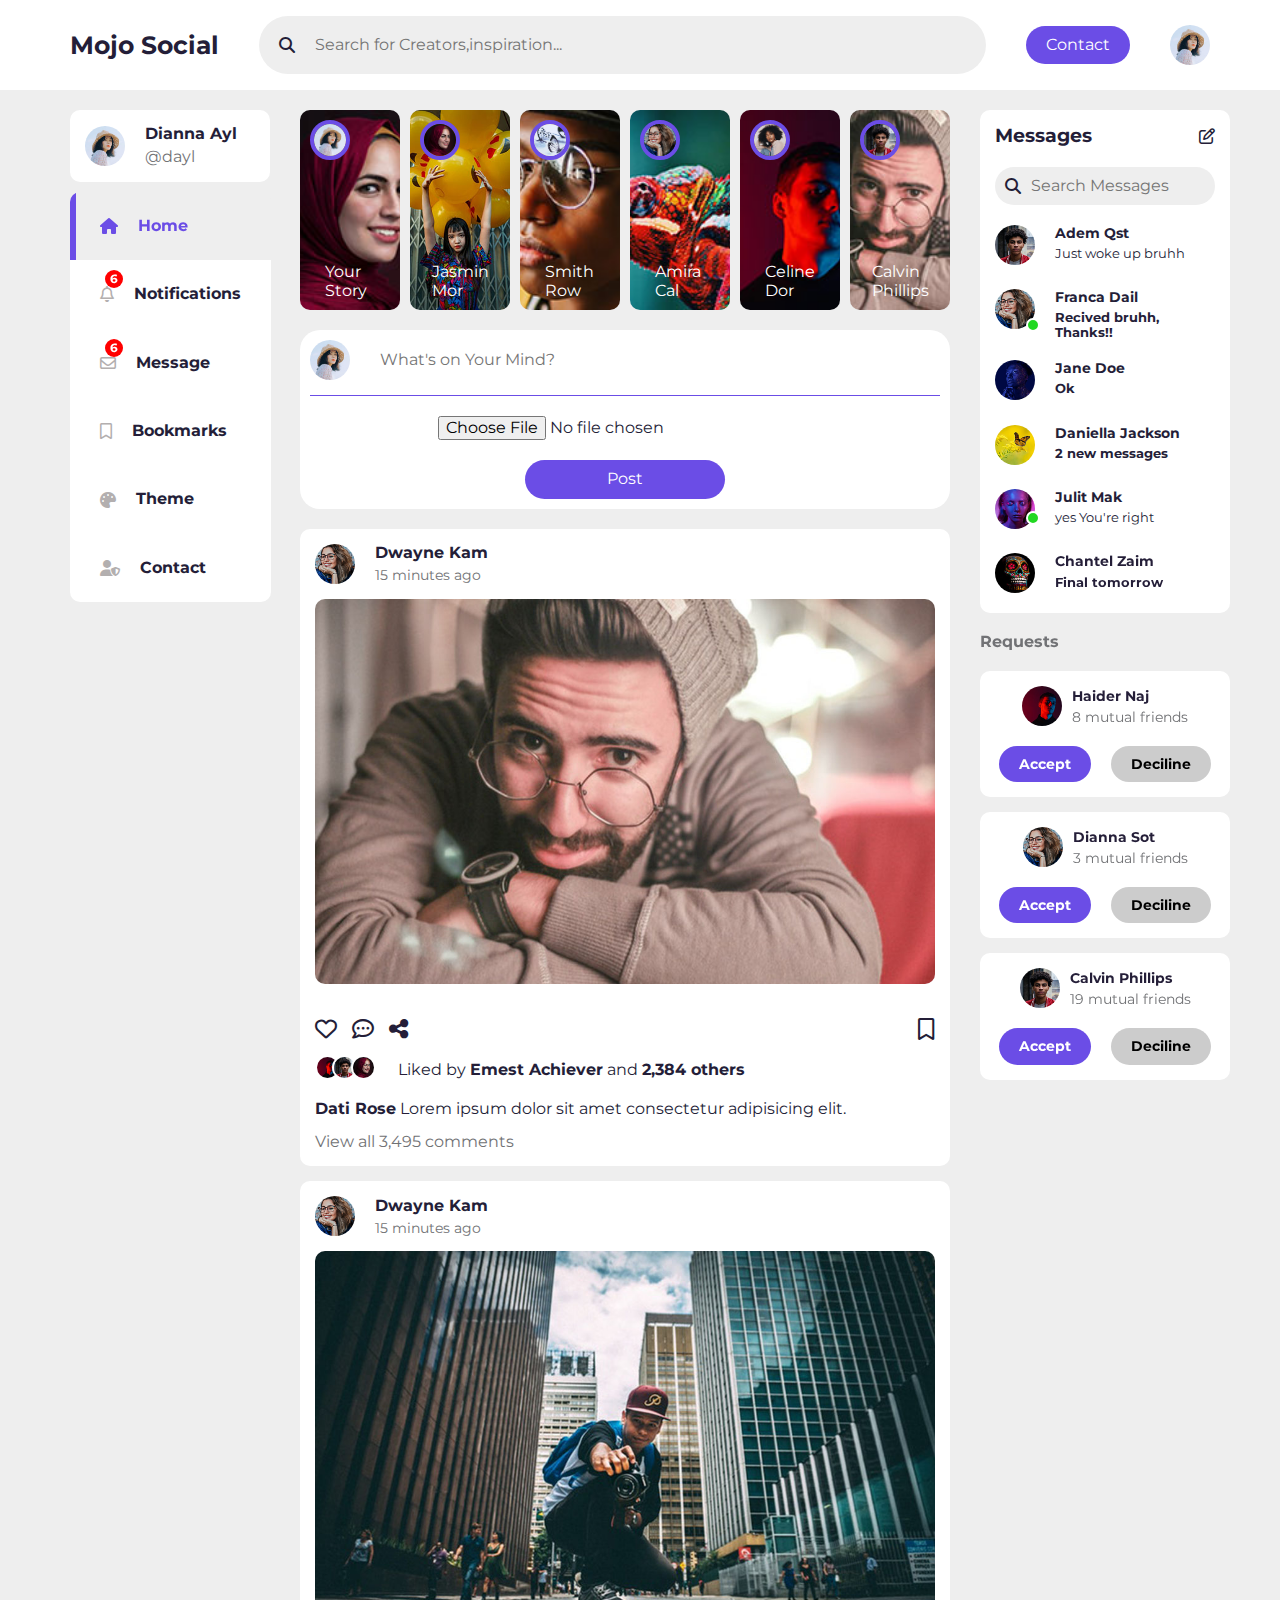
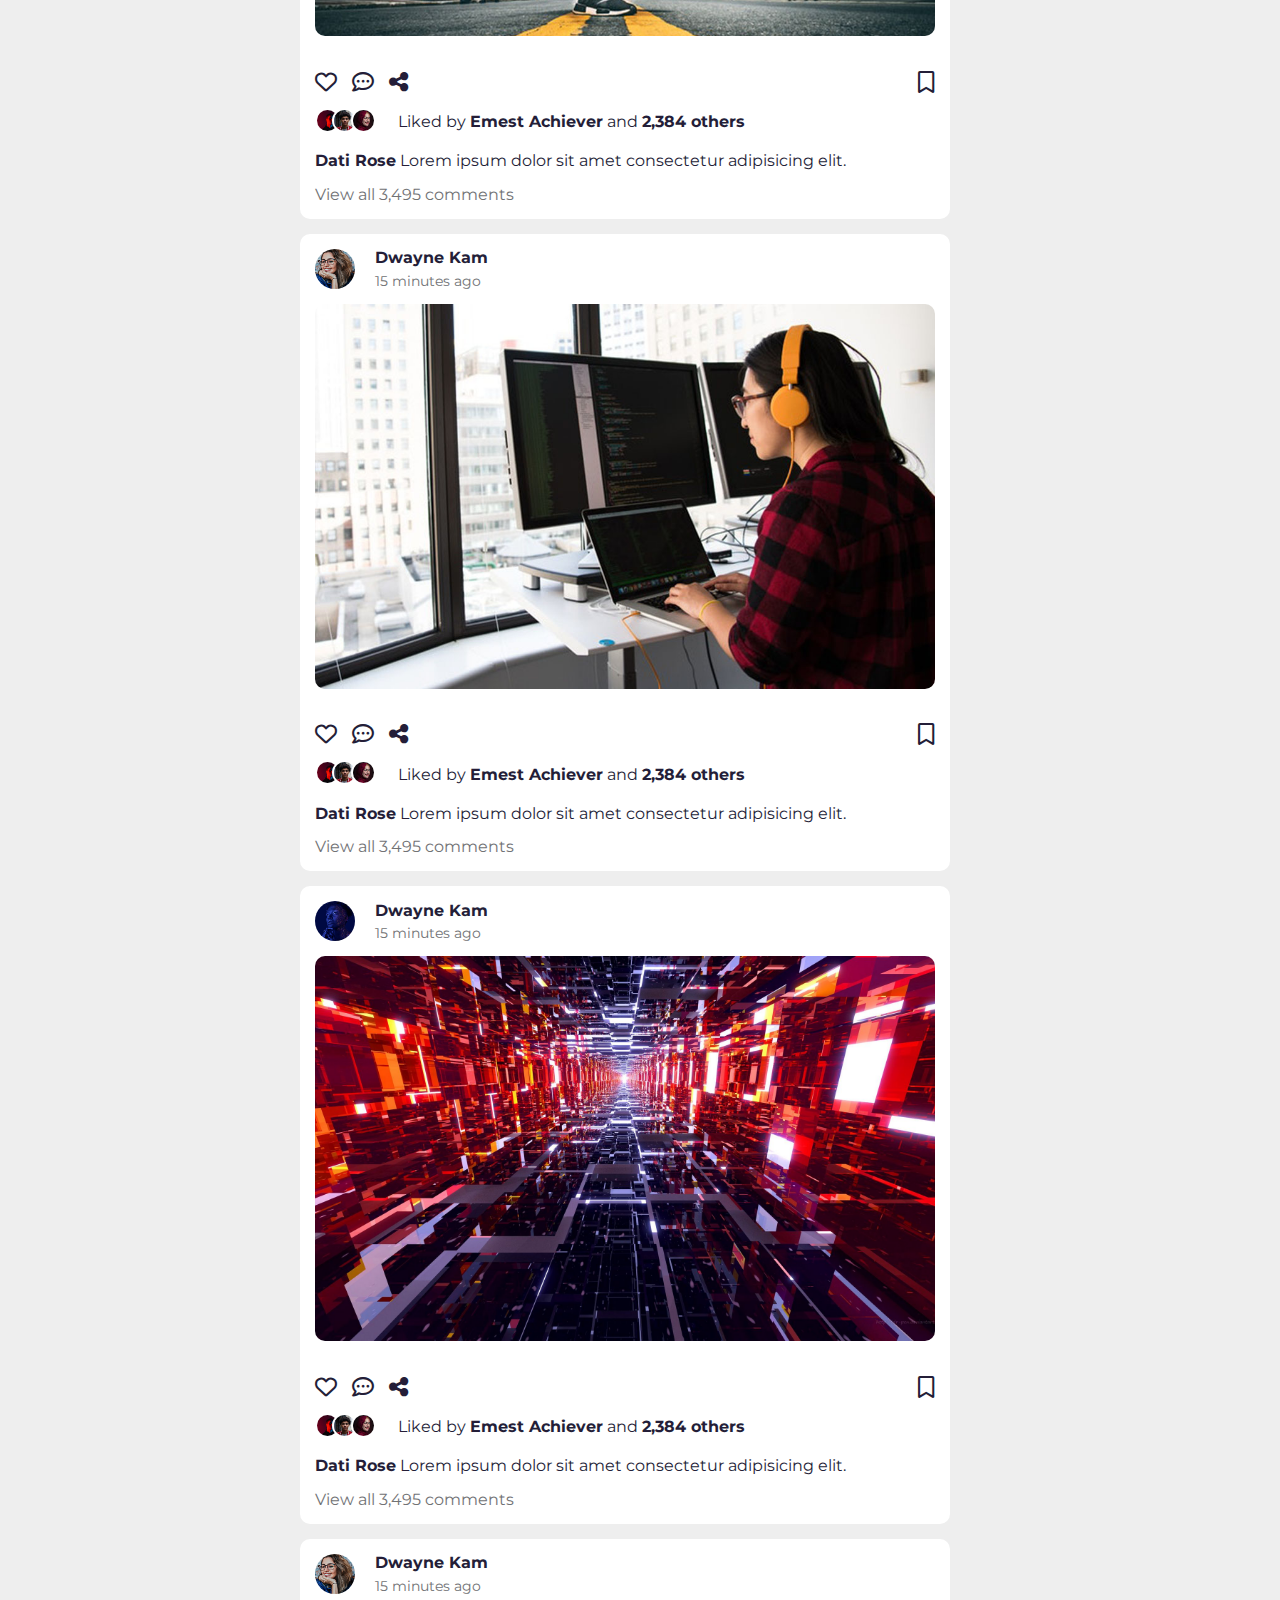
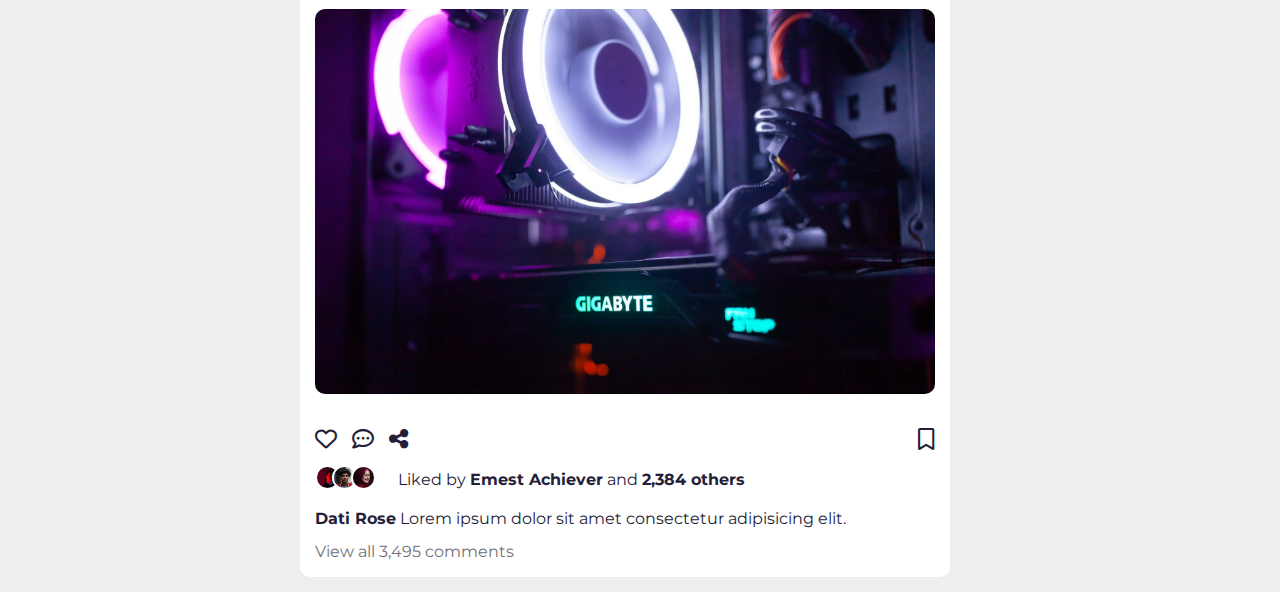
<file: index.html>
<!DOCTYPE html>
<html lang="en">
<head>
    <meta charset="UTF-8">
    <meta http-equiv="X-UA-Compatible" content="IE=edge">
    <meta name="viewport" content="width=device-width, initial-scale=1.0">
    <!-- normalize.css  -->
    <link rel="stylesheet" href="css/normalize.css">
    <!-- all.min.css  -->
    <link rel="stylesheet" href="css/all.min.css">
    <!-- css work  -->
    <link rel="stylesheet" href="css/master.css">
    <link rel="stylesheet" href="css/framework.css">
    <!-- font  -->
    <link rel="preconnect" href="https://fonts.googleapis.com">
    <link rel="preconnect" href="https://fonts.gstatic.com" crossorigin="">
    <link href="https://fonts.googleapis.com/css2?family=Montserrat:wght@300;400&amp;family=Sono:wght@200;300;400;500;700&amp;display=swap" rel="stylesheet">

    
    <title>Social Media</title>

</head>
<body>

    <!-- start header -->

    <header>

        <div class="container d-flex-all">

            <a class="logo" href="#">Mojo Social</a>

            <div class="search p-relative br-50">
                <i class="fa-solid fa-magnifying-glass"></i>

                <input type="text" placeholder="Search for Creators,inspiration...">

                <ul>
                    <li>test</li>
                    <li>test</li>
                    <li>test</li>
                    <li>test</li>
                    <li>test</li>

                </ul>

                <i class="fa-solid fa-xmark"></i>

                
            </div>

            <span class="btn btn-or c-pointer contact">Contact</span>

            <img class="img-border" src="images/profile-1.jpg" alt="profile">
        </div>

    </header>
    <!-- end header -->

    <!-- start main section  -->

    <section>

        <div class="container">

            <!-- start left part -->
            <div class="left">
                <div class="profile-description flex-ai g-20">
                    <img class="img-border" src="images/profile-1.jpg" alt="profile">

                    <div class="profile-name">
                        <span>Dianna Ayl</span>
                        <span>@dayl</span>
                    </div>
                </div>

                <aside>
                    <ul class="side-control">

                        <li class="active home"><i class="fa-solid fa-house"></i><span class="nav-li">Home</span></li>
                            <li class="special p-relative" data-notification="found"><i class="fa-regular fa-bell" data-notification="found"></i><span>6</span><span class="nav-li" data-notification="found">Notifications</span>
    
                            <div class="notifications-part">
                                <span class="arrow"></span>
                                <div class="notification">
                                    <img class="img-border" src="images/profile-10.jpg" alt="profile">
    
                                    <div class="second">
                                        <p><span>Lora Mazi</span>accepted your friend request</p>
                                        <span class="time-ago">2 days ago</span>
                                    </div>
                                </div>
    
                                <div class="notification">
                                    <img class="img-border" src="images/profile-11.jpg" alt="profile">
    
                                    <div class="second">
                                        <p><span>Smith Doe</span>commented on your post</p>
                                        <span class="time-ago">1 Hour ago</span>
                                    </div>
                                </div>
    
                                <div class="notification">
                                    <img class="img-border" src="images/profile-12.jpg" alt="profile">
    
                                    <div class="second">
                                        <p><span>Mary Oppong</span> and <span style="margin-left: 4px;">283 others</span>liked your post</p>
                                        <span class="time-ago">4 minutes ago</span>
                                    </div>
                                </div>
    
                                <div class="notification">
                                    <img class="img-border" src="images/profile-13.jpg" alt="profile">
    
                                    <div class="second">
                                        <p><span>Daris Lartey</span>commented on a post you are tagged in</p>
                                        <span class="time-ago">2 days ago</span>
                                    </div>
                                </div>
    
                                <div class="notification">
                                    <img class="img-border" src="images/profile-14.jpg" alt="profile">
    
                                    <div class="second">
                                        <p><span>Djamel Dob</span>commented on a post you are tagged in</p>
                                        <span class="time-ago">2 Hours ago</span>
                                    </div>
                                </div>
    
                                <div class="notification">
                                    <img class="img-border" src="images/profile-7.jpg" alt="profile">
    
                                    <div class="second">
                                        <p><span>Kam Son ji</span>commented on your post</p>
                                        <span class="time-ago">1 Hour ago</span>
                                    </div>
                                </div>
    
                            </div>
                        </li>
                        <li class="special message"><i class="fa-regular fa-envelope"></i> <span>6</span> <span class="nav-li">Message</span></li>
                        <li class="saved"><i class="fa-regular fa-bookmark"></i><span class="nav-li">Bookmarks</span></li>
                        <li class="theme-li"><i class="fa-solid fa-palette"></i><span class="nav-li">Theme</span></li>
                        <li class="contact"><i class="fa-solid fa-user-shield"></i><span class="nav-li">Contact</span></li>
                    </ul>

                    <i class="fa-solid fa-gear setting"></i>
                </aside>
                
            </div>
            <!-- end left part -->


            <!-- start main part -->
           <main>

            <div class="stories d-flex g-10">
                <div class="image">
                    <img src="images/profile-20.jpg" alt="story">
                    <img class="profile img-border" src="images/profile-1.jpg" alt="profile">
                    <span>Your Story</span>
                </div>

                <div class="image">
                    <img src="images/story-2.jpg" alt="story">
                    <img class="profile img-border" src="images/profile-20.jpg" alt="profile">
                    <span>Jasmin Mor</span>
                </div>

                <div class="image">
                    <img src="images/profile-18.jpg" alt="story">
                    <img class="profile img-border" src="images/profile-2.jpg" alt="profile">
                    <span>Smith Row</span>
                </div>

                <div class="image">
                    <img src="images/profile-19.jpg" alt="story">
                    <img class="profile img-border" src="images/profile-4.jpg" alt="profile">
                    <span>Amira Cal</span>

                </div>

                <div class="image">
                    <img src="images/profile-8.jpg" alt="story">
                    <img class="profile img-border" src="images/profile-3.jpg" alt="profile">
                    <span>Celine Dor</span>

                </div>

                <div class="image">
                    <img src="images/profile-15.jpg" alt="story">
                    <img class="profile img-border" src="images/profile-11.jpg" alt="profile">
                    <span>Calvin Phillips</span>
                    
                </div>
            </div>

            <div class="post-profile mt-20 w-full m-l-auto m-r-auto p-10 br-20">

                <div class="post flex-ai g-30 ">
                    <img class="img-border" src="images/profile-1.jpg" alt="profile">
    
                    <input type="text" placeholder="What's on Your Mind?">
    
                </div>

                <input type="file">

                <span class="btn btn-or d-block c-pointer m-l-auto m-r-auto txt-c">Post</span>
            </div>
            

            <div class="content">
                <div class="box" id="125431">
                    <div class="user">
                        <img src="images/profile-4.jpg" alt="user" class="img-border">

                        <div class="user-infos">
                            <div class="user-name">Dwayne Kam</div>
                            <div class="time-ago">15 minutes ago</div>
                        </div>

                    </div>

                    <img src="images/feed-2.jpg" alt="feed" class="feed">

                    <div class="reactions">
                        <i class="fa-regular fa-heart"></i>
                        <i class="fa-regular fa-comment-dots"></i>
                        <i class="fa-solid fa-share-nodes flex-g"></i>
                        <i class="fa-regular fa-bookmark c-pointer"></i>
                    </div>

                    <div class="liked">
                        <div class="profiles">

                            <img src="images/profile-8.jpg" alt="profile" class="img-border">
                            <img src="images/profile-11.jpg" alt="profile" class="img-border">
                            <img src="images/profile-20.jpg" alt="profile" class="img-border">

                        </div>

                        <p>Liked by <span>Emest Achiever</span> and <span>2,384 others</span></p>

                    </div>

                    <div class="comment"><span>Dati Rose</span> Lorem ipsum dolor sit amet consectetur adipisicing elit.</div>
                    
                    <div class="info">View all 3,495 comments</div>
                </div>

                <div class="box" id="125432">
                    <div class="user">
                        <img src="images/profile-4.jpg" alt="user" class="img-border">

                        <div class="user-infos">
                            <div class="user-name">Dwayne Kam</div>
                            <div class="time-ago">15 minutes ago</div>
                        </div>

                    </div>

                    <img src="images/feed-5.jpg" alt="feed" class="feed">

                    <div class="reactions">
                        <i class="fa-regular fa-heart"></i>
                        <i class="fa-regular fa-comment-dots"></i>
                        <i class="fa-solid fa-share-nodes flex-g"></i>
                        <i class="fa-regular fa-bookmark c-pointer"></i>
                    </div>

                    <div class="liked">
                        <div class="profiles">

                            <img src="images/profile-8.jpg" alt="profile" class="img-border">
                            <img src="images/profile-11.jpg" alt="profile" class="img-border">
                            <img src="images/profile-20.jpg" alt="profile" class="img-border">

                        </div>

                        <p>Liked by <span>Emest Achiever</span> and <span>2,384 others</span></p>

                    </div>

                    <div class="comment"><span>Dati Rose</span> Lorem ipsum dolor sit amet consectetur adipisicing elit.</div>
                    
                    <div class="info">View all 3,495 comments</div>
                </div>


                <div class="box" id="125433">
                    <div class="user">
                        <img src="images/profile-4.jpg" alt="user" class="img-border">

                        <div class="user-infos">
                            <div class="user-name">Dwayne Kam</div>
                            <div class="time-ago">15 minutes ago</div>
                        </div>

                    </div>

                    <img src="images/feed-6.jpg" alt="feed" class="feed">

                    <div class="reactions">
                        <i class="fa-regular fa-heart"></i>
                        <i class="fa-regular fa-comment-dots"></i>
                        <i class="fa-solid fa-share-nodes flex-g"></i>
                        <i class="fa-regular fa-bookmark c-pointer"></i>
                    </div>

                    <div class="liked">
                        <div class="profiles">

                            <img src="images/profile-8.jpg" alt="profile" class="img-border">
                            <img src="images/profile-11.jpg" alt="profile" class="img-border">
                            <img src="images/profile-20.jpg" alt="profile" class="img-border">

                        </div>

                        <p>Liked by <span>Emest Achiever</span> and <span>2,384 others</span></p>

                    </div>

                    <div class="comment"><span>Dati Rose</span> Lorem ipsum dolor sit amet consectetur adipisicing elit.</div>
                    
                    <div class="info">View all 3,495 comments</div>
                </div>


                <div class="box" id="125434">
                    <div class="user">
                        <img src="images/profile-7.jpg" alt="user" class="img-border">

                        <div class="user-infos">
                            <div class="user-name">Dwayne Kam</div>
                            <div class="time-ago">15 minutes ago</div>
                        </div>

                    </div>

                    <img src="images/image4.jpg" alt="feed" class="feed">

                    <div class="reactions">
                        <i class="fa-regular fa-heart"></i>
                        <i class="fa-regular fa-comment-dots"></i>
                        <i class="fa-solid fa-share-nodes flex-g"></i>
                        <i class="fa-regular fa-bookmark c-pointer"></i>
                    </div>

                    <div class="liked">
                        <div class="profiles">

                            <img src="images/profile-8.jpg" alt="profile" class="img-border">
                            <img src="images/profile-11.jpg" alt="profile" class="img-border">
                            <img src="images/profile-20.jpg" alt="profile" class="img-border">

                        </div>

                        <p>Liked by <span>Emest Achiever</span> and <span>2,384 others</span></p>

                    </div>

                    <div class="comment"><span>Dati Rose</span> Lorem ipsum dolor sit amet consectetur adipisicing elit.</div>
                    
                    <div class="info">View all 3,495 comments</div>
                </div>


                <div class="box" id="125435">
                    <div class="user">
                        <img src="images/profile-4.jpg" alt="user" class="img-border">

                        <div class="user-infos">
                            <div class="user-name">Dwayne Kam</div>
                            <div class="time-ago">15 minutes ago</div>
                        </div>

                    </div>

                    <img src="images/image2.jpg" alt="feed" class="feed">

                    <div class="reactions">
                        <i class="fa-regular fa-heart"></i>
                        <i class="fa-regular fa-comment-dots"></i>
                        <i class="fa-solid fa-share-nodes flex-g"></i>
                        <i class="fa-regular fa-bookmark c-pointer"></i>
                    </div>

                    <div class="liked">
                        <div class="profiles">

                            <img src="images/profile-8.jpg" alt="profile" class="img-border">
                            <img src="images/profile-11.jpg" alt="profile" class="img-border">
                            <img src="images/profile-20.jpg" alt="profile" class="img-border">

                        </div>

                        <p>Liked by <span>Emest Achiever</span> and <span>2,384 others</span></p>

                    </div>

                    <div class="comment"><span>Dati Rose</span> Lorem ipsum dolor sit amet consectetur adipisicing elit.</div>
                    
                    <div class="info">View all 3,495 comments</div>
                </div>
            </div>
           </main>
            <!-- end main part -->

            <!-- start right part -->
            <div class="right mb-15">

                <div class="messages-part">
                    <div class="messages-head d-flex-all">
                        <h3>Messages</h3>
                        <i class="fa-regular fa-pen-to-square"></i>
                    </div>

                    <div class="search flex-ai g-10 m-20-0 bg-eee p-10 br-50">
                        <i class="fa-solid fa-magnifying-glass"></i>

                        <input type="text" placeholder="Search Messages">
                    </div>

                    <div class="content">
                        <div class="message">
                            <div class="image">
                                <img src="images/profile-11.jpg" alt="profile" class="img-border">
                            </div>

                            <div class="second">
                                <span>Adem Qst</span>
                                <span class="seen">Just woke up bruhh</span>
                            </div>
                        </div>

                        <div class="message">
                            <div class="image active">
                                <img src="images//profile-4.jpg" alt="profile" class="img-border">

                            </div>

                            <div class="second">
                                <span>Franca Dail</span>
                                <span class="not-seen">Recived bruhh, Thanks!!</span>
                            </div>
                        </div>

                        <div class="message">
                            <div class="image">
                                <img src="images//profile-7.jpg" alt="profile" class="img-border">

                            </div>

                            <div class="second">
                                <span>Jane Doe</span>
                                <span class="not-seen">Ok</span>
                            </div>
                        </div>

                        <div class="message">
                            <div class="image">
                                <img src="images/profile-14.jpg" alt="profile" class="img-border">

                            </div>

                            <div class="second">
                                <span>Daniella Jackson</span>
                                <span class="not-seen">2 new messages</span>
                            </div>
                        </div>

                        <div class="message">
                            <div class="image active">
                                <img src="images/profile-10.jpg" alt="profile" class="img-border">

                            </div>

                            <div class="second">
                                <span>Julit Mak</span>
                                <span class="seen">yes You're right</span>
                            </div>
                        </div>

                        <div class="message">
                            <div class="image">
                                <img src="images/profile-9.jpg" alt="profile" class="img-border">
                            </div>

                            <div class="second">
                                <span>Chantel Zaim</span>
                                <span class="not-seen">Final tomorrow</span>
                            </div>
                        </div>

                    </div>
                </div>
          
                <div class="requests">
                    <h4>Requests</h4>

                    <div class="content">
                        <div class="request">
                            <div class="first">
                                <img src="images/profile-8.jpg" alt="profile" class="img-border">

                                <div class="info">
                                    <span>Haider Naj</span>
                                    <span>8 mutual friends</span>
                                </div>
                            </div>

                            <div class="buttons mt-20">
                                <span>Accept</span>
                                <span>Deciline</span>
                            </div>
                        </div>

                        <div class="request">
                            <div class="first">
                                <img src="images/profile-4.jpg" alt="profile" class="img-border">

                                <div class="info">
                                    <span>Dianna Sot</span>
                                    <span>3 mutual friends</span>
                                </div>
                            </div>

                            <div class="buttons mt-20">
                                <span>Accept</span>
                                <span>Deciline</span>
                            </div>
                        </div>


                        <div class="request">
                            <div class="first">
                                <img src="images/profile-11.jpg" alt="profile" class="img-border">

                                <div class="info">
                                    <span>Calvin Phillips</span>
                                    <span>19 mutual friends</span>
                                </div>
                            </div>

                            <div class="buttons mt-20">
                                <span>Accept</span>
                                <span>Deciline</span>
                            </div>
                        </div>
                    </div>
                </div>
                
            </div>
            <!-- end right part -->

        </div>
       
    </section>
    <!-- end main section  -->

    <!-- start Theme Customization -->

    <div class="theme">

        <i class="fa-solid fa-xmark"></i>

        <div class="title">
            <h3>Customize Your View</h3>
            <p>Manage your font size,colors and backgrounds</p>
        </div>

        <div class="font-size mt-20">
            <h3>Font Size</h3>

            <div class="content">
                <div style="font-size: 12px; margin-right: 20px;">Aa</div>
                <span data-font="12px"></span>
                <div class="line"></div>
                <span data-font="14px"></span>
                <div class="line"></div>
                <span class="active" data-font="16px"></span>
                <div class="line"></div>
                <span data-font="18px"></span>
                <div class="line"></div>
                <span data-font="20px"></span>
                <div style="font-size: 20px; font-weight: bold; margin-left: 20px;">Aa</div>

            </div>
        </div>

        <div class="colors mt-20">
            <h3>Colors</h3>

            <div class="content">
                <span class="active" data-color="hsl(252 , 75% , 60%)"></span>
                <span data-color="hsl(52 , 75% , 60%)"></span>
                <span data-color="hsl(352 , 75% , 60%)"></span>
                <span data-color="hsl(152 , 75% , 60%)"></span>
                <span data-color="hsl(202 , 75% , 60%)"></span>

            </div>
        </div>

        <div class="backgrounds mt-20">

            <h3>Backgrounds</h3>

            <div class="content">
                <div class="bg active" data-bg="white" data-body="#eee" data-text="hsl(252 , 30% , 17%)">
                    <span></span>
                    <span>Light</span>
                </div>

                <div class="bg" data-bg="hsl(252 , 30% , 17%)" data-body="black" data-text="white">
                    <span></span>
                    <span>Dim</span>
                </div>
            </div>
        </div>

        <button id="reset">Reset</button>
    </div>
    
    <!-- end Theme Customization -->

    <!-- start body overlay -->
    <span class="body-overlay"></span>
    <!-- end body overlay -->



<script src="js/main.js"></script>
</body>

</html>
</file>
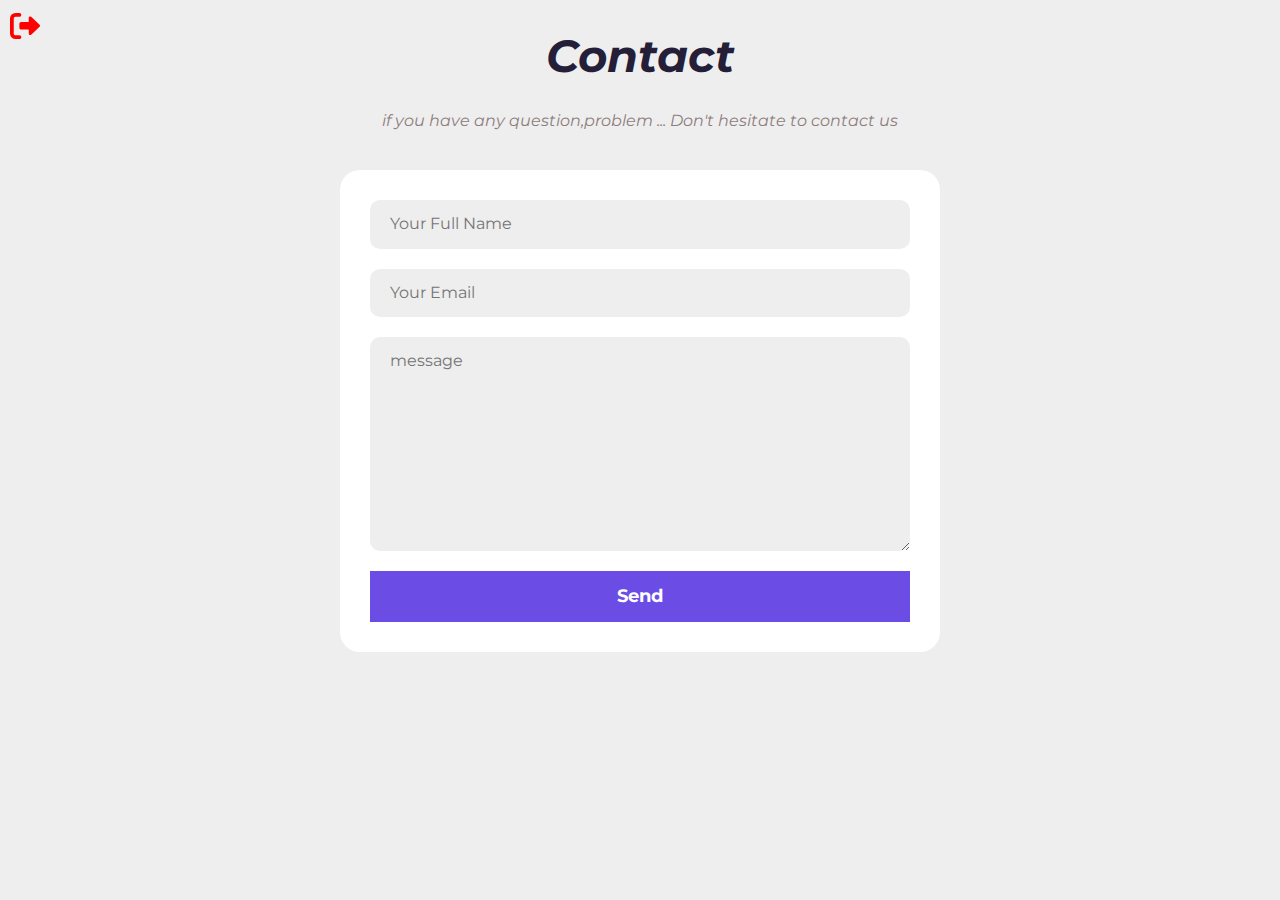
<file: contact.html>
<!DOCTYPE html>
<html lang="en">
<head>
    <meta charset="UTF-8">
    <meta http-equiv="X-UA-Compatible" content="IE=edge">
    <meta name="viewport" content="width=device-width, initial-scale=1.0">
    <!-- normalize.css  -->
    <link rel="stylesheet" href="css/normalize.css">
    <!-- all.min.css  -->
    <link rel="stylesheet" href="css/all.min.css">
    <!-- css work  -->
    <link rel="stylesheet" href="css/master.css">
    <link rel="stylesheet" href="css/framework.css">
    <!-- font  -->
    <link rel="preconnect" href="https://fonts.googleapis.com">
    <link rel="preconnect" href="https://fonts.gstatic.com" crossorigin="">
    <link href="https://fonts.googleapis.com/css2?family=Montserrat:wght@300;400&amp;family=Sono:wght@200;300;400;500;700&amp;display=swap" rel="stylesheet">
    
    <title>Document</title>
</head>
<body>
    <a href="index.html" class="comeback"><i class="fa-solid fa-right-from-bracket"></i></a>

    <div class="contact">
        <div class="container">
            <h1>Contact</h1>
            <p>if you have any question,problem ... Don't hesitate to contact us</p>

            <form action="">
    
                <input type="text" placeholder="Your Full Name" name="Full Name" required>
                <input type="email" placeholder="Your Email" name="Email" required>
                <textarea name="" id="" cols="30" rows="10" name="message" placeholder="message" required></textarea>
                <input type="submit" value="Send">
            </form>
        </div>
      
    </div>
</body>
</html>
</file>
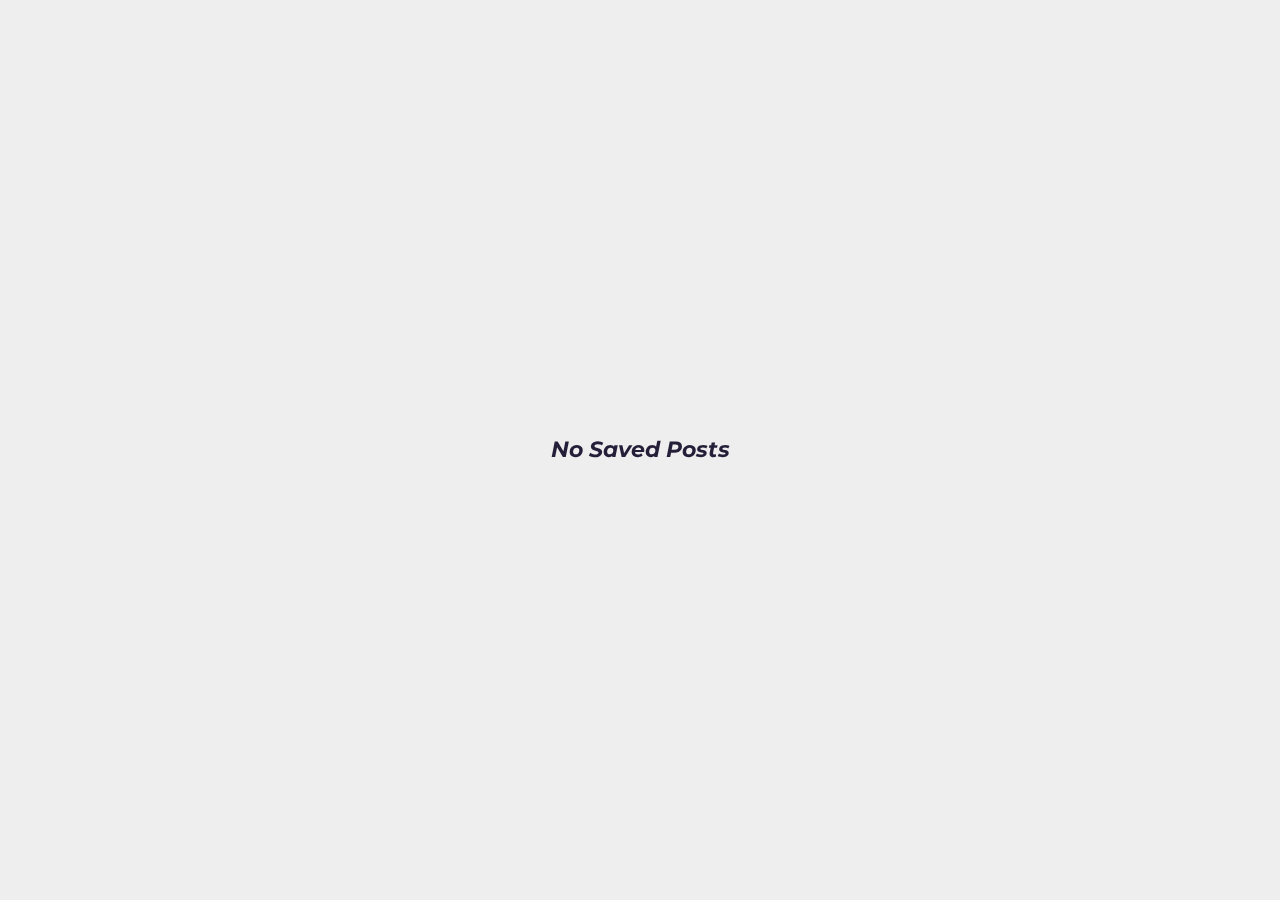
<file: saved_posts.html>
<!DOCTYPE html>
<html lang="en">
<head>
    <meta charset="UTF-8">
    <meta http-equiv="X-UA-Compatible" content="IE=edge">
    <meta name="viewport" content="width=device-width, initial-scale=1.0">
    <!-- normalize.css  -->
    <link rel="stylesheet" href="css/normalize.css">
    <!-- all.min.css  -->
    <link rel="stylesheet" href="css/all.min.css">
    <!-- css work  -->
    <link rel="stylesheet" href="css/master.css">
    <link rel="stylesheet" href="css/framework.css">
    <!-- font  -->
    <link rel="preconnect" href="https://fonts.googleapis.com">
    <link rel="preconnect" href="https://fonts.gstatic.com" crossorigin="">
    <link href="https://fonts.googleapis.com/css2?family=Montserrat:wght@300;400&amp;family=Sono:wght@200;300;400;500;700&amp;display=swap" rel="stylesheet">
    
    <title>Social Media</title>

</head>
<body>

        <a href="index.html" class="comeback"></i></a>

        <!-- start saved content  -->

        <div class="saved"></div>
        <!-- end saved content  -->

    
    <script src="js/saved.js"></script>
    
</body>


</body>
</html>
</file>
<file: css/master.css>
:root{
  --main-color: hsl(252 , 75% , 60%);
  --paragraph-color: #717275;
  --color-text: hsl(252 , 30% , 17%);
  --font-size: 16px;
  --bg-color: white;
  --white-color: white;
  --body-color: #eee;

}
/* end variables */
/* start componant  */
.comeback{
  color: red;
  font-size: 30px;
  position: fixed;
  left: 10px;
  top: 10px;
}


/* end componant */

/* start global rules  */
* {
    -webkit-box-sizing: border-box;
    -moz-box-sizing: border-box;
    box-sizing: border-box;
    padding: 0;
    margin: 0;
  }
  ::selection{
    background-color: var(--main-color);
    color: white;
  }
  html {
    scroll-behavior: smooth;
  }
  body {
    background-color: var(--body-color);
    font-family: 'Montserrat', sans-serif;
    position: relative;
    color: var(--color-text);
  }
  ul{
    list-style: none;
    padding: 0;
    margin: 0;
  }
  
  a{
    text-decoration: none;
    display: block;
  }
  .container {
    padding-left: 15px;
    padding-right: 15px;
    margin-left: auto;
    margin-right: auto;
  }
  /* Small */
  @media (min-width: 768px) {
    .container {
      width: 750px;
    }
  }
  /* Medium */
  @media (min-width: 992px) {
    .container {
      width: 970px;
    }
  }
  /* Large */
  @media (min-width: 1200px) {
    .container {
      width: 1170px;
    }
  }

  /* end global rules  */

  /* start header  */

  header{
    background-color: var(--bg-color);
    position: sticky;
    top: 0;
    z-index: 999;
  }

  header .container{
    padding-block: 20px;
    gap: 40px;
    height: 90px;
  }

  header .container .logo{
    font-weight: bold;
    color: var(--color-text);
    font-size: 25px;
  }
  @media(max-width: 991px){
    header .container .logo{
      flex: 1;
    }
  }
  
  header .container .search{
    padding: 20px;
    flex: 1;
    display: flex;
    align-items: center;
    gap: 20px;
    background-color: var(--body-color);
  }
  header .container .search ul{
    position: absolute;
    background-color: #eee;
    color: black;
    top: 100%;
    width: 100%;
    left: 0;
    box-shadow: 0 0 12px 3px #ccc;
    display: none;
  }
  header .container .search ul.show{
    display: block;
  }
  header .container .search ul li{
    text-align: center;
    padding: 10px;
    font-size: 18px;
    font-weight: bold;
    cursor: pointer;
    user-select: none;
    transition: 0.3s;
  }
  header .container .search ul p{
    text-align: center;
    padding: 10px;
    font-weight: bold;
    font-style: italic;
  }
  header .container .search ul li:hover{
    background-color: #ccc;
  }
  @media(max-width: 991px){
    header .container .search{
      display: none;
    }
  }
  header .container .search i{
    cursor: pointer;
  }
  header .container .search i:last-of-type{
    color: red;
    display: none;
  }
  header .container .search i:last-of-type.show{
    display: block;
  }
  header .container .search input{
    background-color: transparent;
    border: none;
    outline: none;
    flex: 1;
    color: var(--color-text);
    caret-color: var(--color-text);
    
  }

  /* end header  */

  /* start section  */

  section{
    margin-top: 20px;
  }

  section .container{
    display: grid;
    grid-template-columns: 200px 1fr 250px;
    gap: 30px;
  }
  @media(max-width: 991px){
    section .container{
      display: flex;
      flex-direction: column-reverse;
    }
  }
  @media(max-width: 1199px){
    section .container{
      grid-template-columns: 1fr 250px;

    }
  }

  /* start left part  */

  section .left , section .right{
    height: max-content;
    position: sticky;
    top: 110px;
    z-index: 10;
  }

  section .left{
    transition: 0.5s;
  }

  section .left .profile-description{
    background-color: var(--bg-color);
    border-radius: 10px;
    padding: 15px;
  }

  @media(max-width: 1199px){
    section .left .profile-description{
      display: none;
    }
  }

  section .left .profile-description .profile-name span{
    display: block;
    font-size: var(--font-size);
  }
  section .left .profile-description .profile-name span:first-child{
    font-weight: bold;
    margin-bottom: 5px;
  }
  section .left .profile-description .profile-name span:last-child{
    color: var(--paragraph-color);
  }

  section .left aside{
    display: flex;
    align-items: center;
    position: relative;
  }
  section .left ul{
    margin-block: 10px;
    border-radius: 10px;
  }
  section .left aside > i{
    background-color: var(--main-color);
    padding: 10px;
    color: white;
    cursor: pointer;
    display: none;
  }

  section .left ul li{
    background-color: var(--bg-color);
    padding: 25px 30px;
    font-weight: bold;
    position: relative;
    cursor: pointer;
    user-select: none;
    display: flex;
    align-items: center;
    gap: 5px;
    font-size: var(--font-size);
  }
  section .left ul li:first-child{
    border-radius: 10px 10px 0 0;
    overflow: hidden;
  }

  section .left ul li:last-child{
    border-radius: 0 0 10px 10px;
    overflow: hidden;
  }
  section .left ul li.active{
    background-color: var(--body-color);
    color: var(--main-color);
  }
  section .left ul li.active::before{
    content: "";
    position: absolute;
    width: 6px;
    height: 100%;
    background-color: var(--main-color);
    left: 0;
    top: 0;
  }

  section .left ul li.active i{
    color: var(--main-color);
  }

  section .left ul li i{
    margin-right: 15px;
    color: #b3afaf;
  }
  section .left ul li.special > span:not(.nav-li){
    position: absolute;
    background-color: red;
    color: white;
    width: 18px;
    height: 18px;
    border-radius: 50%;
    font-size: 12px;
    display: grid;
    place-items: center;
    left: 35px;
    top: 10px;
  }

  @media(max-width: 991px){
    section aside{
      flex-direction: row-reverse;
    }
    section .left{
      right: -60px;
      z-index: 1000;
    }

    section .left.show{
      right: 0;
    }
  }

  @media(max-width: 1199px){
    section .left{
      position: fixed;
    }
    section .left aside > i{
      display: block;
    }
    section .left ul{
      box-shadow: 0 0 12px 0 #ccc;

    }
    section .left ul li{
      display: block;
      padding: 30px;
    }
    section .left ul li .nav-li{
      display: none;
    }
    section .left ul li i{
      position: absolute;
      left: 50%;
      top: 50%;
      transform: translate(-50%,-50%);
      margin-right: 0;
    }
  }

  @media(min-width: 992px) and (max-width: 1199px){
    section .left{
      left: -60px;
    }
    section .left.show{
      left: 0;
    }
  }
  section .left ul .notifications-part{
    position: absolute;
    width: 500px;
    top: -20px;
    left: calc(100% + 50px);
    background-color: var(--bg-color);
    padding: 20px;
    border-radius: 10px;
    display: none;
    height: 200px;
    cursor: default;
    overflow-y: scroll;
    box-shadow: 0 0 12px 0 #ccc;
  }
  section .left ul .notifications-part.show{
    display: block;
  }


  @media(max-width: 991px){
    section .left ul .notifications-part{
      left: -520px;
    }
  }


  section .left ul .notifications-part .notification{
    display: flex;
    align-items: center;
    gap: 20px;
  }

  section .left ul .notifications-part .notification:not(:last-child){
    margin-bottom: 20px;
  }

  section .left ul .notifications-part .notification .second{
    font-size: 14px;
  }
  section .left ul .notifications-part .notification .second p{
    color: var(--paragraph-color);
    margin-bottom: 5px;
  }
  section .left ul .notifications-part .notification .second p span{
    color: var(--color-text);
    margin-right: 5px;
  }
  section .left ul .notifications-part .notification .second .time-ago{
    color: var(--paragraph-color);
  }

  @media(max-width: 450px){
    section .left ul .notifications-part{
      left: -270px;
      width: 250px;
    }
    section .left ul .notifications-part .notification img{
      width: 30px;
    }
    section .left ul .notifications-part .notification .second{
      font-size: 12px;
    }

  }

  @media(min-width: 451px) and (max-width: 580px){
    section .left ul .notifications-part{
      width: 350px;
      left: -370px;
    }
  }

  /* end left part  */

  /* start main part  */

  section main .stories .image{
    position: relative;
    border-radius: 10px;
    overflow: hidden;
    width: 100px;
    height: 200px;
  }
  @media(max-width: 991px){
    section main .stories .image:nth-child(5),section main .stories .image:last-child{
      display: none;
    }
  }

  section main .stories img:not(.profile){
    cursor: pointer;
  }
  section main .stories img:first-child{
    width: 100%;
    height: 100%;
    object-fit: cover;
  }
  section main .stories img.profile{
    position: absolute;
    left: 10px;
    top: 10px;
    border: 4px solid var(--main-color);
  }
  section main .stories .image span{
    position: absolute;
    color: white;
    left: 50%;
    transform: translateX(-50%);
    bottom: 10px;
  }


  section main .post-profile{
    background-color: var(--bg-color);
  
  }
  section main .post{
    border-bottom: 1px solid var(--main-color);
    padding-bottom: 15px;
  }
  section main .post input{
    background-color: transparent;
    border: none;
    outline: none;
    flex: 1;
    color: var(--color-text);
    caret-color: var(--color-text);
  }

  section main .post-profile > input{
    display: block;
    margin: 20px auto;
    color: var(--color-text);
  }
  section main .post-profile > span{
    width: 200px;
  }

  section main .content{
    margin-top: 20px;
  }

  section main .content .box , .saved .box{
    background-color: var(--bg-color);
    border-radius: 10px;
    padding: 15px;
    margin-bottom: 15px;
    position: relative;
  }
  section main .content .box{
    font-size: var(--font-size);
  }
  section main .content .box .delete{
    position: absolute;
    right: 10px;
    top: 10px;
    font-size: 20px;
    color: red;
    cursor: pointer;
  }

  section main .content .box .post-text , .saved .box .post-text{
    font-weight: bold;
    font-style: italic;
  }

  section main .content .box .user, .saved .box .user{
    display: flex;
    align-items: center;
    gap: 20px;
  }

  section main .content .box .user .user-infos .user-name , .saved .box .user .user-infos .user-name{
    font-weight: bold;
    margin-bottom: 5px;
  }
  section main .content .box .user .user-infos .time-ago, .saved .box .user .user-infos .time-ago{
    color: var(--paragraph-color);
    font-size: 14px;
  }
  section main .content .box .feed , .saved .box .feed{
    width: 100%;
    max-width: 100%;
    height: 385px;
    border-radius: 10px;
    margin-block: 15px;
    object-fit: cover;
  }


  section main .content .box .reactions , .saved .box .reactions{
    margin-block: 15px;
    display: flex;
    align-items: center;
    gap: 15px;
  }
  section main .content .box .reactions i , .saved .box .reactions i{
    font-size: 22px;
  }
  section main .content .box .liked , .saved .box .liked{
    display: flex;
    align-items: center;
  }
  
  section main .content .box .liked .profiles img , .saved .box .liked .profiles img{
    width: 25px;
    border: 2px solid white;
  }
  section main .content .box .liked .profiles img:nth-child(2) , .saved .box .liked .profiles img:nth-child(2){
    transform: translateX(-12px);
  }
  section main .content .box .liked .profiles img:last-child , .saved .box .liked .profiles img:last-child {
    transform: translateX(-22px);
  }

  section main .content .box .liked p span  , .saved .box .liked p span {
    font-weight: bold;
  }
  section main .content .box .comment , .saved .box .comment{
    margin-block: 15px;
  }
  section main .content .box .comment span , .saved .box .comment span{
    font-weight: bold;
  }
  section main .content .box .info{
    color: var(--paragraph-color);
  }

  @media(max-width: 991px){
    section main , div.saved{
      overflow: hidden;
    }
    section main .content .box .feed , .saved .box .feed{
      height: 250px;
    }
    section main .content .box .liked .profiles , .saved .box .liked .profiles{
      display: none;
    }
    section main .content .box p , .saved .box p,section main .content .box .comment , .saved .box .comment{
      font-size: 14px;
      line-height: 1.5;
    }
  }

  /* end main part  */

  /* start right part  */

  @media(max-width: 991px){
    .right{
      position: relative !important;
      top: 0 !important;
    }
  }
  .right .messages-part{
    background-color: var(--bg-color);
    padding: 15px;
    border-radius: 10px;
  }
  .right .messages-part.attache{
    box-shadow: 0 0 20px 11px grey;
  }
  @media(max-width: 991px){
    .right{
      display: none;
    }
    .right.show{
      display: block;
    }
  }

  .right .messages-part .search{
    background-color: var(--body-color);
  }
  .right .messages-part .search input{
    background-color: transparent;
    border: none;
    outline: none;
    flex: 1;
    color: var(--color-text);
    caret-color: var(--color-text);
  }

 
  .right .messages-part .content .message{
    display: flex;
    gap: 20px;
  }
  .right .messages-part .content .message:not(:last-child){
    margin-bottom: 20px;
  }
  .right .messages-part .content .message .image.active{
    position: relative;
  }
  .right .messages-part .content .message .image.active::before{
    content: "";
    position: absolute;
    width: 10px;
    height: 10px;
    border-radius: 50%;
    background-color: rgb(34, 216, 34);
    border: 2px solid white;
    right: -5px;
    bottom: 8px;
  }
 
  .right .messages-part .content .message .second span{
    display: block;
  }
  .right .messages-part .content .message .second span:first-child{
    margin-bottom: 5px;
    font-weight: bold;
    font-size: 14px;
  }
  .right .messages-part .content .message .second span:last-child{
    font-size: 13px;
  }
  .right .messages-part .messages-part .content .message .second span:last-child.seen{
    color: var(--paragraph-color);
  }
  .right .messages-part .content .message .second span:last-child.not-seen{
    font-weight: bold;
  }

  .right .requests h4{
    margin-block: 20px;
    color: var(--paragraph-color);
  }
  .right .requests .content .request{
    background-color: var(--bg-color);
    padding: 15px;
    border-radius: 10px;
  }
  .right .requests .content .request:not(:last-child){
    margin-bottom: 15px;
  }
  .right .requests .content .request .first{
    display: flex;
    align-items: center;
    justify-content: center;
    gap: 10px;
  }
  .right .requests .content .request span{
    display: block;
  }
  .right .requests .content .request .first span{
    font-size: 14px;
  }
  .right .requests .content .request .first span:first-child{
    font-weight: bold;
    margin-bottom: 5px;
  }
  .right .requests .content .request .first span:last-child{
    color: var(--paragraph-color);
  }
  .right .requests .content .request .buttons{
    display: flex;
    justify-content: center;
    gap: 20px;
  }
  .right .requests .content .request .buttons span{
    padding: 10px 20px;
    border-radius: 50px;
    font-weight: bold;
    font-size: 14px;
    cursor: pointer;
  }
  .right .requests .content .request .buttons span:first-child{
    background-color: var(--main-color);
    color: white;
  }
  .right .requests .content .request .buttons span:last-child{
    background-color: #ccc;
    color: black;
  }


  /* end right part  */

  /* end section  */

  /* start Theme Customization */

  .theme{
    width: 50%;
    background-color: var(--main-color);
    position: fixed;
    top: 50%;
    left: 50%;
    transform: translate(-50% , -50%);
    padding: 25px;
    border-radius: 10px;
    display: none;
    z-index: 10000;
  }

  .theme > i{
    position: absolute;
    right: 10px;
    top: 10px;
    color: red;
    font-size: 22px;
    cursor: pointer;
  }
  .theme .title{
    text-align: center;
  }
  
  .theme .title p{
    color: white;
    font-size: 14px;
    margin-block: 10px;
  }
  .theme .font-size .content{
    display: flex;
    align-items: center;
    margin-top: 15px;
    background-color: #eee;
    padding: 20px;
    border-radius: 50px;
    position: relative;
  }
  
  .theme .font-size .content .line{
    height: 4px;
    flex: 1;
    background-color: var(--main-color);
    opacity: 0.4;
  }
  .theme .font-size .content span{
    display: block;
    width: 20px;
    height: 20px;
    background-color: var(--main-color);
    border-radius: 50%;
    cursor: pointer;
    opacity: 0.4;
  }

  .theme .font-size .content span.active{
    opacity: 1;
  }

  .theme .colors .content{
    display: flex;
    align-items: center;
    justify-content: space-between;
    margin-top: 15px;
    background-color: #eee;
    padding: 20px;
    border-radius: 20px;
  }
  .theme .colors .content span{
    display: block;
    width: 30px;
    height: 30px;
    border-radius: 50%;
    cursor: pointer;
  }
  .theme .colors .content span.active{
    border: 4px solid white;
  }

  .theme .colors .content span:first-child{
    background-color: hsl(252 , 75% , 60%);
  }
  .theme .colors .content span:nth-child(2){
    background-color: hsl(52 , 75% , 60%);

  }
  .theme .colors .content span:nth-child(3){
    background-color: hsl(352 , 75% , 60%);

  }
  .theme .colors .content span:nth-child(4){
    background-color: hsl(152 , 75% , 60%);

  }
  .theme .colors .content span:last-child{
    background-color: hsl(202 , 75% , 60%);
    
  }
 
  .theme .backgrounds .content{
    display: flex;
    align-items: center;
    gap: 15px;
    justify-content: center;
    margin-top: 15px;
  }
  .theme .backgrounds .content .bg{
    color: white;
    display: flex;
    align-items: center;
    gap: 20px;
    padding: 15px;
    border-radius: 10px;
    cursor: pointer;
  }
  .theme .backgrounds .content .bg:first-child{
    background-color: white;
    color: black;
    border: 1px solid black;

  }
  .theme .backgrounds .content .bg:first-child span:first-child{
    border: 1px solid black;
  }
  .theme .backgrounds .content .bg:nth-child(2){
    background-color: hsl(252 , 30% , 17%);
  }
  .theme .backgrounds .content .bg:last-child{
    background-color: black;
  }

  .theme .backgrounds .content span{
    display: block;
  }
  .theme .backgrounds .content span:first-child{
    width: 30px;
    height: 30px;
    border-radius: 50%;
    border: 1px solid white;
    position: relative;
  }
  .theme .backgrounds .content .bg.active span:first-child::before{
    content: "";
    position: absolute;
    width: 10px;
    height: 10px;
    left: 50%;
    top: 50%;
    transform: translate(-50% , -50%);
    background-color: #972349;
    border-radius: 50%;
  }
  .theme .backgrounds .content span:last-child{
    font-weight: bold;
    font-size: 15px;
  }
  .theme #reset{
    display: block;
    width: 200px;
    height: 40px;
    color: white;
    font-size: 18px;
    font-weight: bold;
    margin: 30px auto 0;
    background-color: red;
    border: none;
    outline: none;
    border-radius: 10px;
    cursor: pointer;
  }

  @media(max-width: 991px){
    .theme{
      width: 90%;
      height: 400px;
      overflow-y: scroll;
    }
    .theme .backgrounds .content .bg{
      width: 160px;
    }
  }

  /* end Theme custimization */

  /* start saved posts  */

  div.saved{
    background-color: #eee;
    padding: 20px;
  }

  .saved .box{
    width: 50%;
    margin-inline: auto;
  }
  .saved .no-saved{
    position: fixed;
    left: 50%;
    top: 50%;
    transform: translate(-50%,-50%);
    font-size: 22px;
    font-weight: bold;
    font-style: italic;
  }
  @media(max-width: 700px){
    .saved .box{
      width: 100%;
    }
  }
  .saved .box .delete{
    display: none;
  }
  .saved .box:not(:last-child){
    margin-bottom: 20px;
  }

  .saved .box .fa-bookmark{
    display: none;
  }
  /* end saved posts  */

  /* start contact page  */

  .contact  p,.contact h1{
    text-align: center;
    font-style: italic;
  }
  .contact p{
    color: #8d7c7c;
  }
  @media(min-width: 768px){
    .contact h1{
      font-size: 45px;
    }
  }
  .contact form{
    margin: 40px auto 0;
    max-width: 600px;
    background-color: white;
    padding: 30px;
    border-radius: 20px;
  }
  .contact form input,textarea{
    display: block;
    width: 100%;
  }
  .contact form input:not([type="submit"]),textarea{
    margin-bottom: 20px;
    padding: 15px 20px;
    background-color: #eee;
    border: none;
    outline: none;
    border-radius: 10px;
  }
  .contact form input[type="submit"]{
    background-color: hsl(252 , 75% , 60%);
    color: white;
    border: none;
    outline: none;
    padding: 15px;
    cursor: pointer;
    font-weight: bold;
    font-size: 18px;
    transition: 0.3s;
  }
  .contact form input[type="submit"]:hover{
    background-color: hsl(252 , 75% , 50%);
  }
  
  /* end contact page  */


  /* start body overlay */

  .body-overlay{
    position: absolute;
    width: 100%;
    height: 100%;
    top: 0;
    left: 0;
    background-color: rgba(0, 0, 0, 0.7);
    z-index: 9999;
    display: none;
  }
  .body-overlay.show{
    display: block;
  }

  /* end body overlay */

  /* start stories popup */

  .story-popup{
    background-color: var(--color-text);
    padding: 30px;
    position: fixed;
    top: 50%;
    left: 50%;
    transform: translate(-50%,-50%);
    z-index: 100000;
    width: 500px;
    max-width: 90%;
    height: 400px;
  }
  .story-popup img{
    width: 100%;
    height: 100%;
    object-fit: cover;
  }
  .story-popup i{
    color: red;
    position: absolute;
    top: -20px;
    right: -10px;
    font-size: 35px;
    cursor: pointer;
  }

  /* end stories popup */
</file>
<file: css/framework.css>
/* start display  */
.d-inline-block{
    display: inline-block;
}
.d-flex{
    display: flex;
}
.d-flex-all{
    display: flex;
    justify-content: space-between;
    align-items: center;
}
.flex-g{
    flex: 1;
}
.flex-j{
    display: flex;
    justify-content: space-between;
}
.flex-j-c{
    display: flex;
    justify-content: center;
}

.flex-w{
    flex-wrap: wrap;
}
@media(max-width: 767px){
    .flex-c-m{
        flex-direction: column;
    }
    .g-5-m{
        gap: 5px;
    }
    .g-10-m{
        gap: 10px;
    }
    .g-15-m{
        gap: 15px;
    }
    .g-20-m{
        gap: 20px;
    }
    .g-30-m{
        gap: 30px;
    }
    .g-40-m{
        gap: 40px;
    }
}
@media(min-width: 768px){
.d-flex-all-m{
    display: flex;
    justify-content: space-between;
    align-items: center;
}
.flex-ai-m{
    display: flex;
    align-items: center;
}
.flex-j-m{
    display: flex;
    justify-content: space-between;
}
}

@media(max-width: 991px){
    .flex-c-mb{
        flex-direction: column;
    }
}
@media(min-width: 992px){
    .d-flex-all-md{
        display: flex;
        justify-content: space-between;
        align-items: center;
    }
    .flex-ai-md{
        display: flex;
        align-items: center;
    }
    .flex-j-md{
        display: flex;
        justify-content: space-between;
    }
    }
.flex-ai{
    display: flex;
    align-items: center;
}
.flex-25{
    flex-basis: 25%;
}
.flex-40{
    flex-basis: 40%;
}
.flex-45{
    flex-basis: 45%;
}
.flex-50{
    flex-basis: 50%;
}
.flex-75{
    flex-basis: 75%;
}
.flex-100{
    flex-basis: 100%;
}
.f-wrap{
    flex-wrap: wrap;
}

/* end flex  */
.d-grid{
    display: grid;
}
.g-5{
    gap: 5px;
}
.g-10{
    gap: 10px;
}
.g-15{
    gap: 15px;
}
.g-20{
    gap: 20px;
}
.g-25{
    gap: 25px;
}
.g-30{
    gap: 30px;
}
.g-35{
    gap: 35px;
}
.g-40{
    gap: 40px;
}
/* end grid  */
.d-block{
    display: block;
}
.d-center{
    display: grid;
    place-items: center;
}
.f-center{
    display: flex;
    justify-content: center;
    align-items: center;
}
.t-center{
    left: 50%;
    top: 50%;
    transform: translate(-50%,-50%);
}

/* end display  */
/* start background */
.bg-black{
    background-color: #080808;
}
.bg-grey-white{
    background-color: #f6f6f6;
}
.bg-grey{
    background-color: var(--grey-color);
}
.bg-eee{
    background-color: #eee;
}
.bg-white{
    background-color: white;
}
.bg-blue{
    background-color: var(--blue-color);
}
.bg-blue-alt{
    background-color: var(--blue-alt-color);
}
.bg-red{
    background-color: var(--red-color);
}
.bg-red-alt{
    background-color: #ed242e;
}
.bg-green{
    background-color: var(--green-color);
}
.bg-orange{
    background-color: var(--orange-color);
}

.bg-blue-tr{
    background-color: rgb(0 117 255 / 20%);
}
.bg-blue-alt-tr{
    background-color: rgb(13 105 213 / 20%);
}
.bg-red-tr{
    background-color: rgb(244 67 54 / 20%);
}
.bg-orange-tr{
    background-color: rgb(245 158 11 / 30%);
}
.bg-green-tr{
    background-color: rgb(34 197 94 / 20%);
}
.bg-purpile{
    background-color: var(--purpile-color);
}
/* end background */

/* start padding + margin */
/* padding */
.p-0{
    padding: 0;
}
.p-5{
    padding: 5px;
}
.p-10{
    padding: 10px;
}
.p-15{
    padding: 15px;
}
.p-20{
    padding: 20px;
}
.p-30{
    padding: 30px;
}
.p-40{
    padding: 40px;
}
.p-50{
    padding: 50px;
}
.p-60{
    padding: 60px;
}

.pt-5{
    padding-top: 5px;
}
.pb-5{
    padding-bottom: 5px;
}
.pt-10{
    padding-top: 10px;
}
.pb-10{
    padding-bottom: 10px;
}
.pt-15{
    padding-top: 15px;
}

.pb-15{
    padding-bottom: 15px;
}
.pt-20{
    padding-top: 20px;
}
.pb-20{
    padding-bottom: 20px;
}
.pt-25{
    padding-top: 25px;
}
.pb-25{
    padding-bottom: 25px;
}
.pt-30{
    padding-top: 30px;
}
.pb-30{
    padding-bottom: 30px;
}
.pt-100{
    padding-top: 100px;
}
.pb-100{
    padding-bottom: 100px;
}
.pt-120{
    padding-top: 120px;
}
.pb-120{
    padding-bottom: 120px;
}
.pt-140{
    padding-top: 140px;
}
.pb-140{
    padding-bottom: 140px;
}
/* margin */
.m-0{
    margin: 0;
}
.m-10{
    margin: 10px;
}
.m-20{
    margin: 20px;
}
.mt-0{
margin-top: 0;
}
.mb-0{
    margin-bottom: 0;
}
.mt-5{
    margin-top: 5px;
}
.mb-5{
    margin-bottom: 5px;
}
.mt-10{
    margin-top: 10px;
}
 .mb-10{
    margin-bottom: 10px;
}
.mt-15{
    margin-top: 15px;
}
 .mb-15{
    margin-bottom: 15px;
}
.mt-20{
     margin-top: 20px;
}
.mb-20{
  margin-bottom: 20px;
}
.mt-25{
    margin-top: 25px;
}
.mb-25{
    margin-bottom: 25px;
}
.mt-30{
    margin-top: 30px;
}
.mb-30{
    margin-bottom: 30px;
}
.mt-35{
    margin-top: 35px;
}
.mb-35{
    margin-bottom: 35px;
}
.mt-40{
    margin-top: 40px;
}
.mb-40{
    margin-bottom: 40px;
}
.mt-45{
    margin-top: 45px;
}
.mb-45{
    margin-bottom: 45px;
}
.mt-50{
    margin-top: 50px;
}
.mb-50{
    margin-bottom: 50px;
}
.mt-60{
    margin-top: 60px;
}
.mb-60{
    margin-bottom: 60px;
}
.mt-70{
    margin-top: 70px;
}
.mb-70{
    margin-bottom: 70px;
}

.mb-100{
    margin-bottom: 100px;
}
.mt-100{
    margin-top: 100px;
}

.m-10-0{
    margin: 10px 0;
}
.m-20-0{
    margin: 20px 0;
}

.m-l-auto{
    margin-left: auto;
}
.m-r-auto{
    margin-right: auto;
}
/* end padding + margin */
/* start oveflow */
.ov-h{
    overflow: hidden;
}
/* end oveflow */

/* start fonts  */
.txt-c{
    text-align: center;
}
.fs-12{
    font-size: 12px;
}
.fs-13{
    font-size: 13px;
}
.fs-14{
    font-size: 14px;
}
.fs-15{
    font-size: 15px;
}
.fs-16{
    font-size: 16px;
}
.fs-17{
    font-size: 17px;
}
.fs-18{
    font-size: 18px;
}
.fs-19{
    font-size: 19px;
}
.fs-20{
    font-size: 20px;
}

.fs-22{
    font-size: 22px;
}
.fw-b{
    font-weight: bold;
}
.fw-500{
    font-weight: 500;
}
@media(max-width: 767px){
    .txt-c-m{
        text-align: center;
    }
    .fs-13-m{
        font-size: 13px;
        
    }
    .fs-14-m{
        font-size: 14px;

    }
    .fs-15-m{
        font-size: 15px;
        
    }
}

@media(max-width: 991px){
    .txt-c-md{
        text-align: center;
    }
}

/* end fonts  */

/* start position */
.p-relative{
    position: relative;
}
.p-absolute{
    position: absolute;
}

/* end position */

/* start colors */
.c-black{
    color: black;
}
.c-grey{
    color: var(--grey-color);
}
.c-777{
    color: #777;
}
.c-666{
    color: #666;
}
.c-ccc{
    color: #ccc;
}
.c-white{
    color: white;
}
.c-blue{
    color: var(--blue-color);
}
.c-blue-alt{
    color: var(--blue-alt-color);
}
.c-red{
    color: var(--red-color);
}
.c-green{
    color: var(--green-color);
}
.c-orange{
    color: var(--orange-color);
}
.c-purpile{
    color: var(--purpile-color);
}
.c-footer{
    color: #9d9d9c;
}

/* end colors */
/* start hidden media */
.d-none{
    display: none;
}

@media(max-width: 767px){
    .hi-media-s{
        display: none;
    }
}

@media(max-width: 991px){
    .hi-media-m{
        display: none;
    }
}
@media(min-width: 768px){
    .hi-media-l{
        display: none;
    }
}
@media(min-width: 992px){
    .hi-media-lm{
        display: none;
    }
}
/* end hidden media */


/* start border radius */
.br-cercle{
    border-radius: 50%;
}
.br-6{
    border-radius: 6px;
}
.br-10{
    border-radius: 10px;
}
.br-20{
    border-radius: 20px;
}
.br-50{
    border-radius: 50px;
}

/* start width and height  */
.w-full{
    width: 100%;
    max-width: 100%;
}
.w-fit{
    width: fit-content;
}
.h-full{
    height: 100%;
}

/* end width and height */
/* start border */
.border-b{
border-bottom: 1px solid #eee;
}
.border-t{
    border-top: 1px solid #eee;
    }
    .border-b-ccc{
        border-bottom: 1px solid #ccc;
        }
        .border-t-ccc{
            border-top: 1px solid #ccc;
            }
            .border-t-e5{
              border-top: 1px solid #e5dfdf;

            }
            .border-b-e5{
                border-bottom: 1px solid #e5dfdf;
  
              } 
              .border-t-e5{
                border-top: 1px solid #e5dfdf;
  
              }
              .border-b-e5{
                  border-bottom: 1px solid #e5dfdf;
    
                } 

/* end border */

/* start img border  */

.img-border{
    width: 40px;
    border-radius: 50%;
}
/* end img border  */

/* start a button  */
.btn{
    padding: 10px 20px;
    width: fit-content;
    color: white;
    border-radius: 50px;
    transition: var(--main-transition);
}
.btn-or{
    background-color: var(--main-color);
}
.btn-bl:hover{
    background-color: var(--primary-color);
}

/* end a button  */
/* start cursor */
.c-pointer{
    cursor: pointer;
}
/* end cursor */
/* start btn */
.btn-c{
    transition: var(--main-transition);
    background-color: var(--red-color);
}
.btn-c:hover{
    background-color: var(--red-alt-color) !important;
    color: white !important;
}
/* end btn */
</file>
